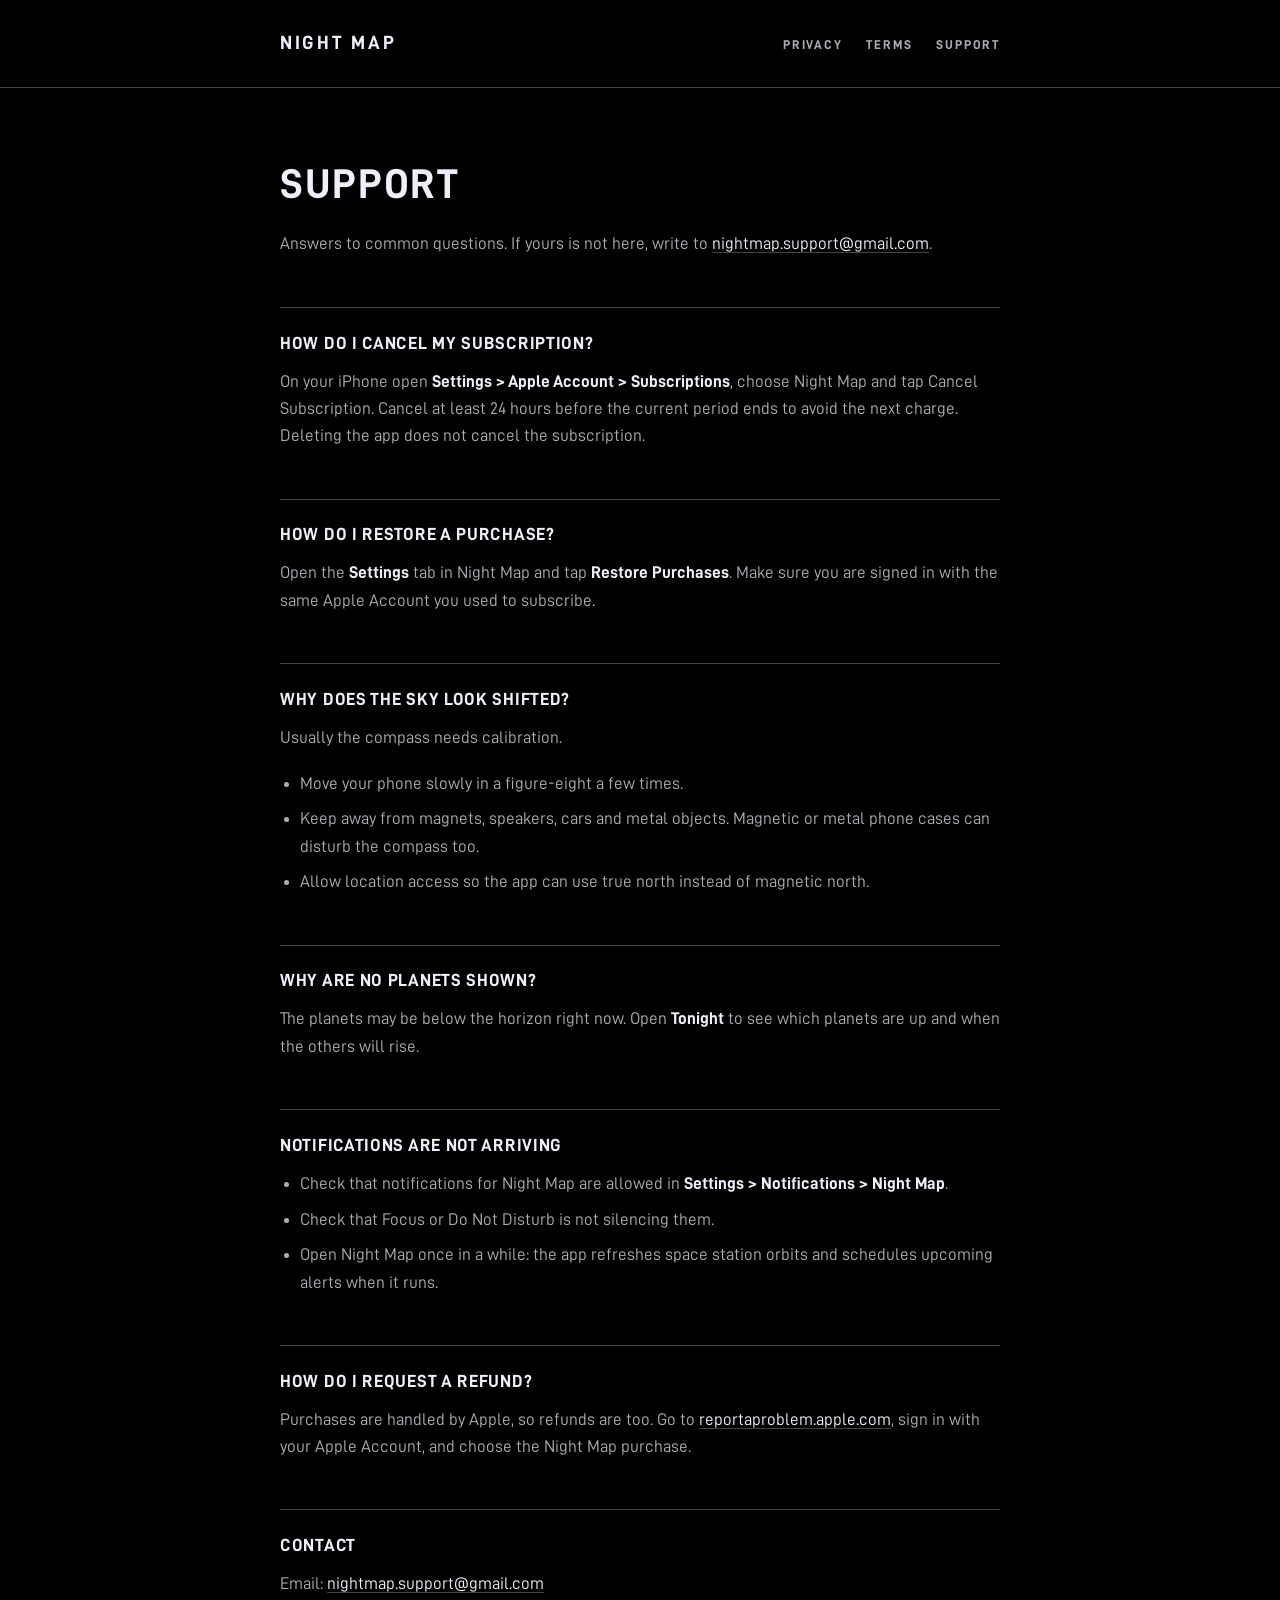
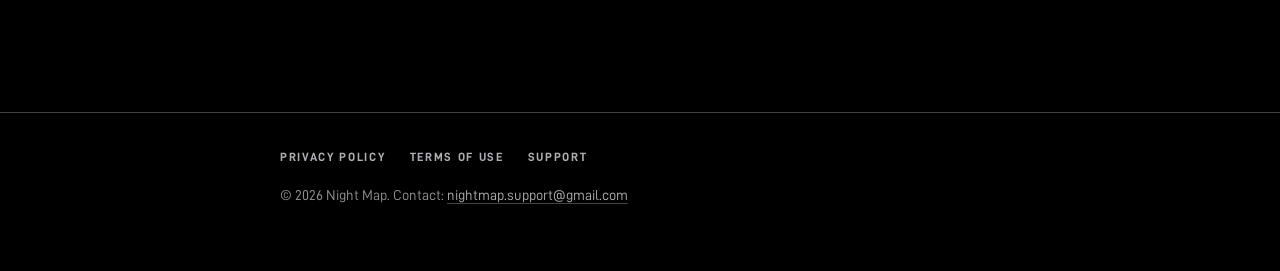
<file: index.html>
<!doctype html>
<html lang="en">
<head>
<meta charset="utf-8">
<title>Night Map</title>
<meta http-equiv="refresh" content="0; url=support.html">
<link rel="canonical" href="support.html">
<link rel="icon" href="favicon.ico" sizes="any">
</head>
<body>
<p><a href="support.html">Night Map Support</a></p>
</body>
</html>
</file>
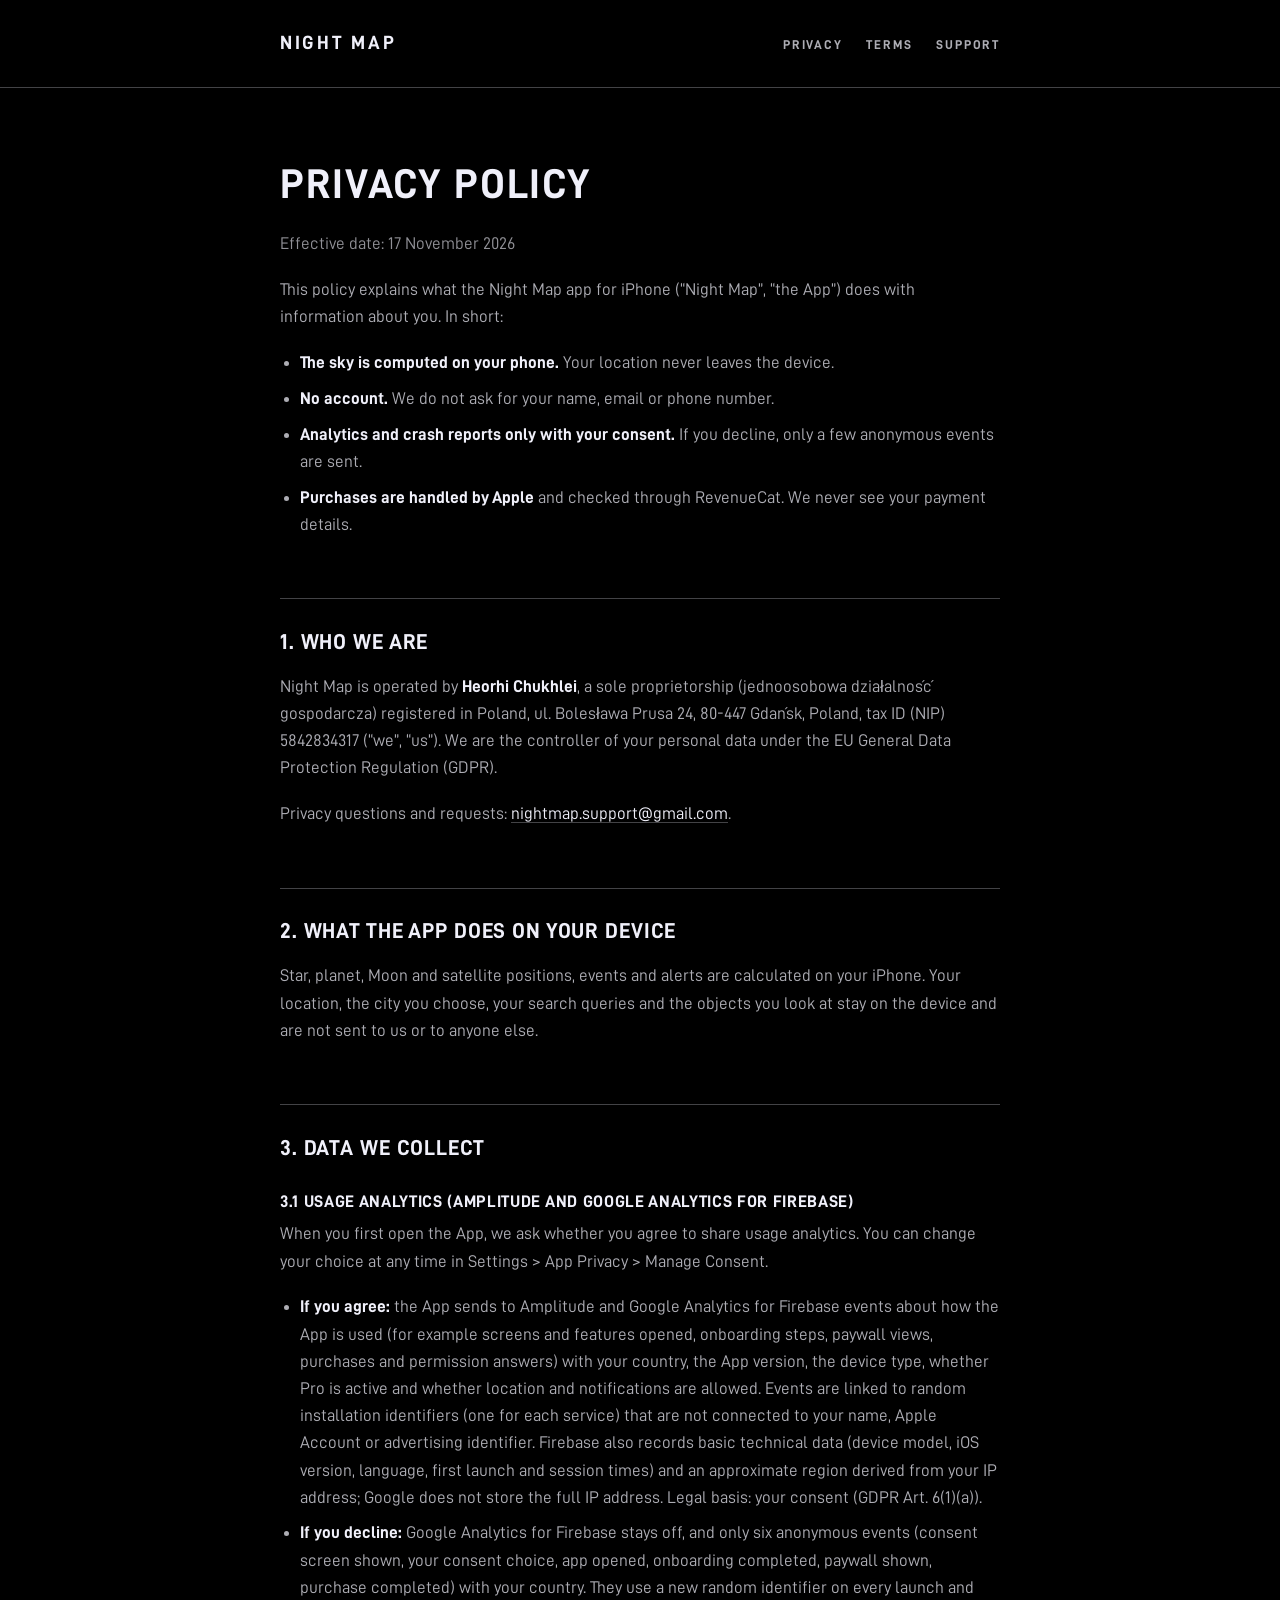
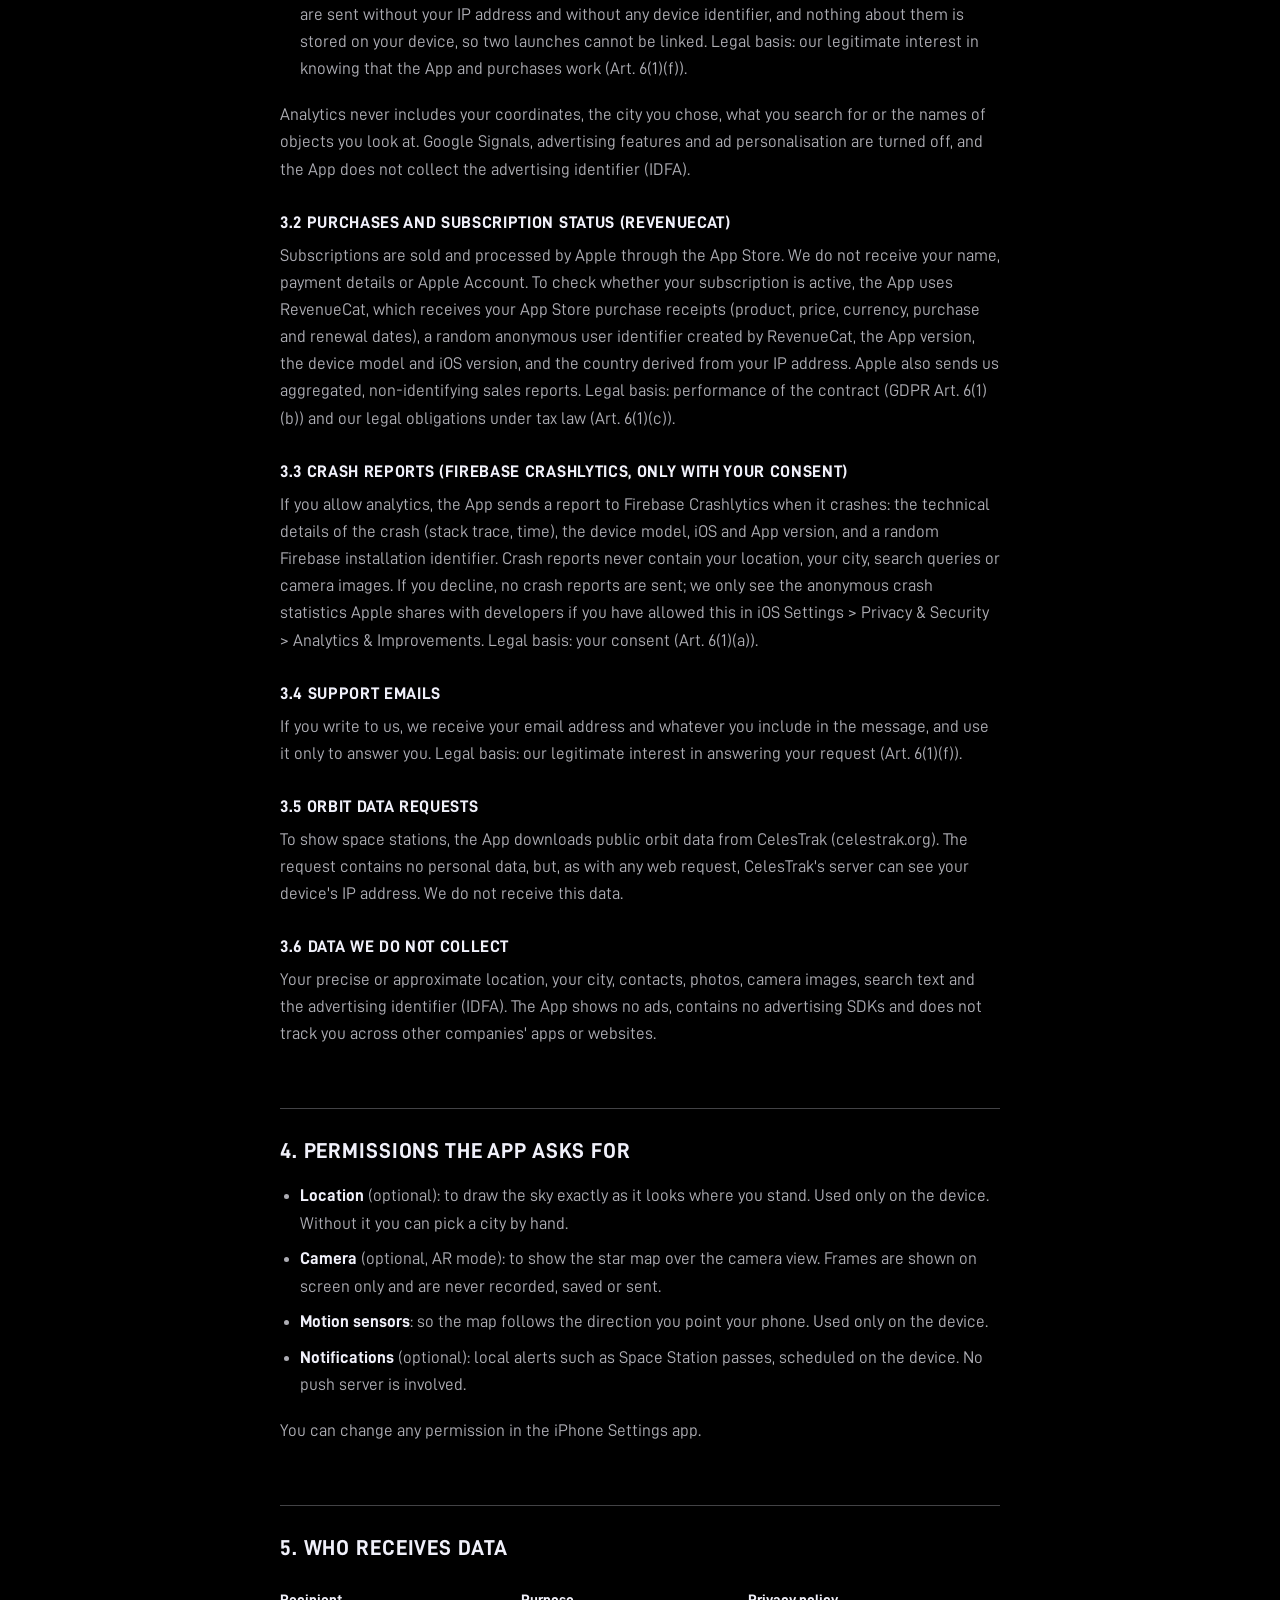
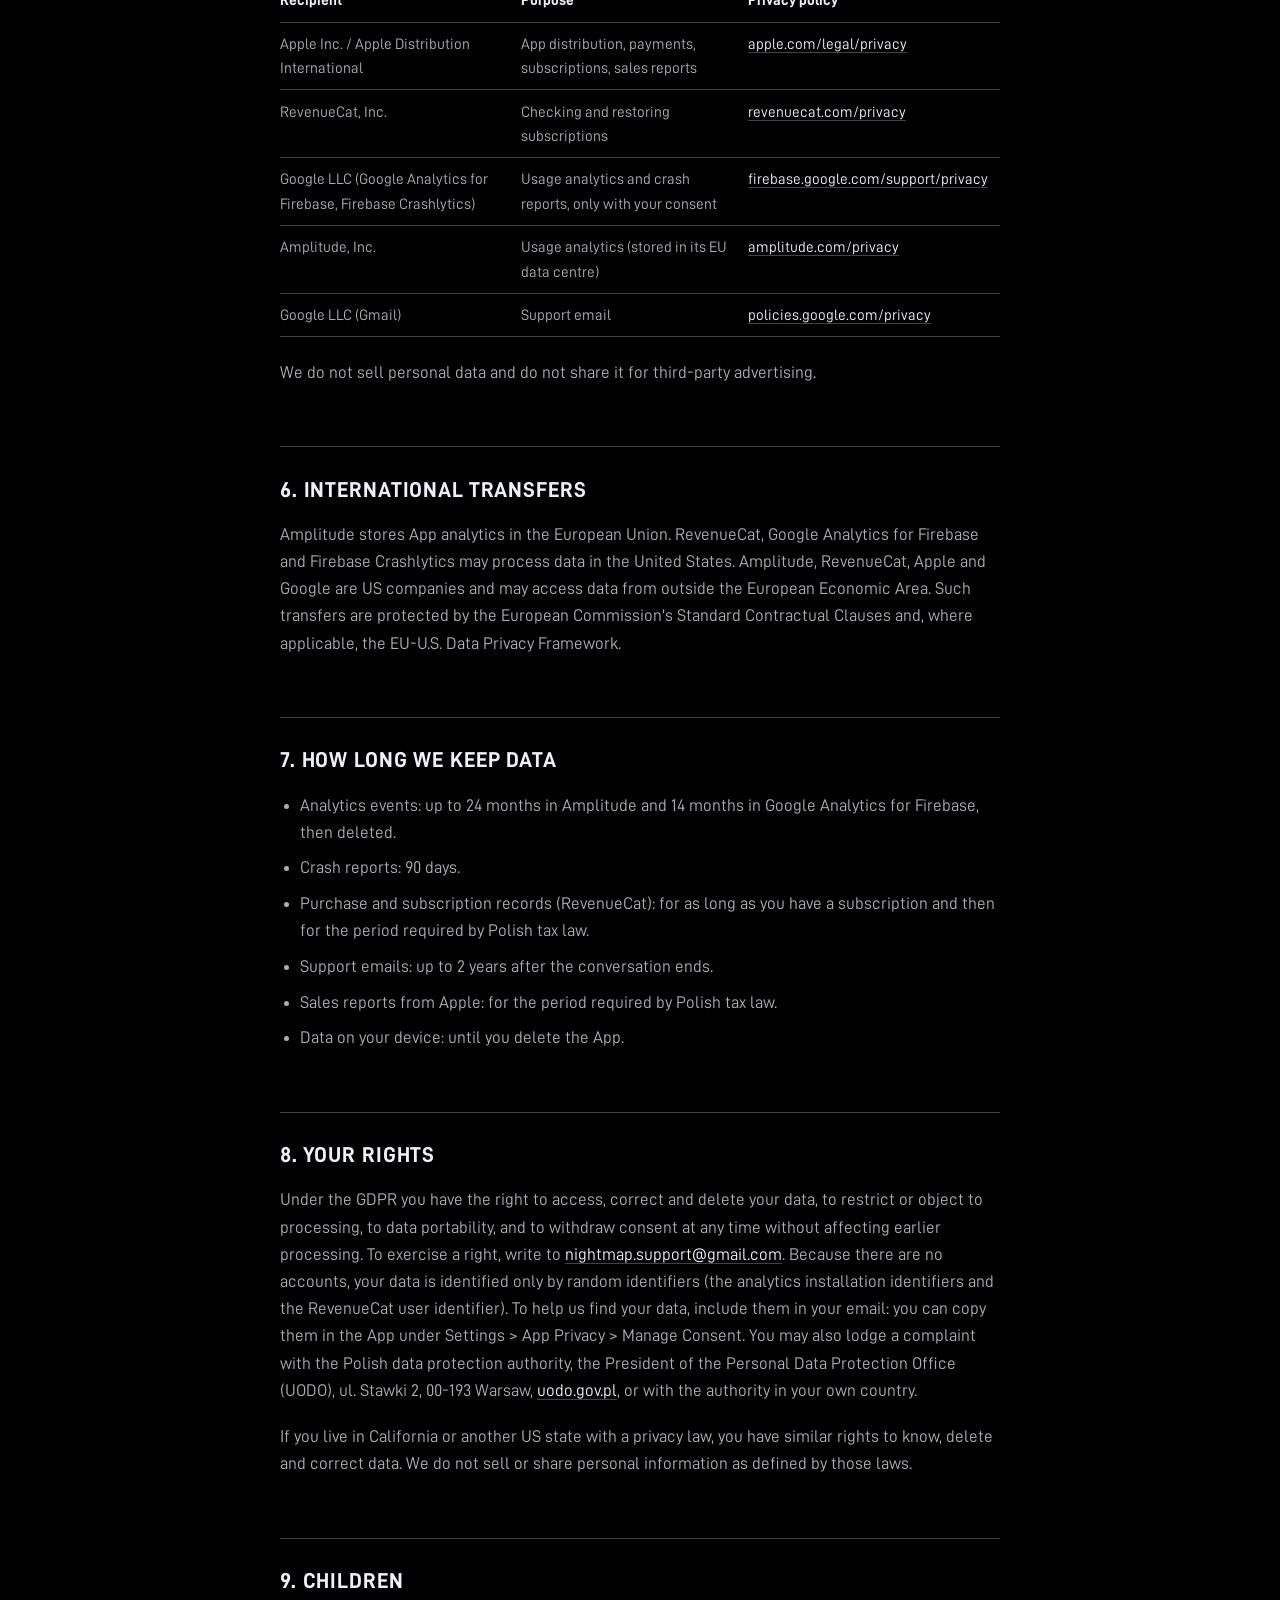
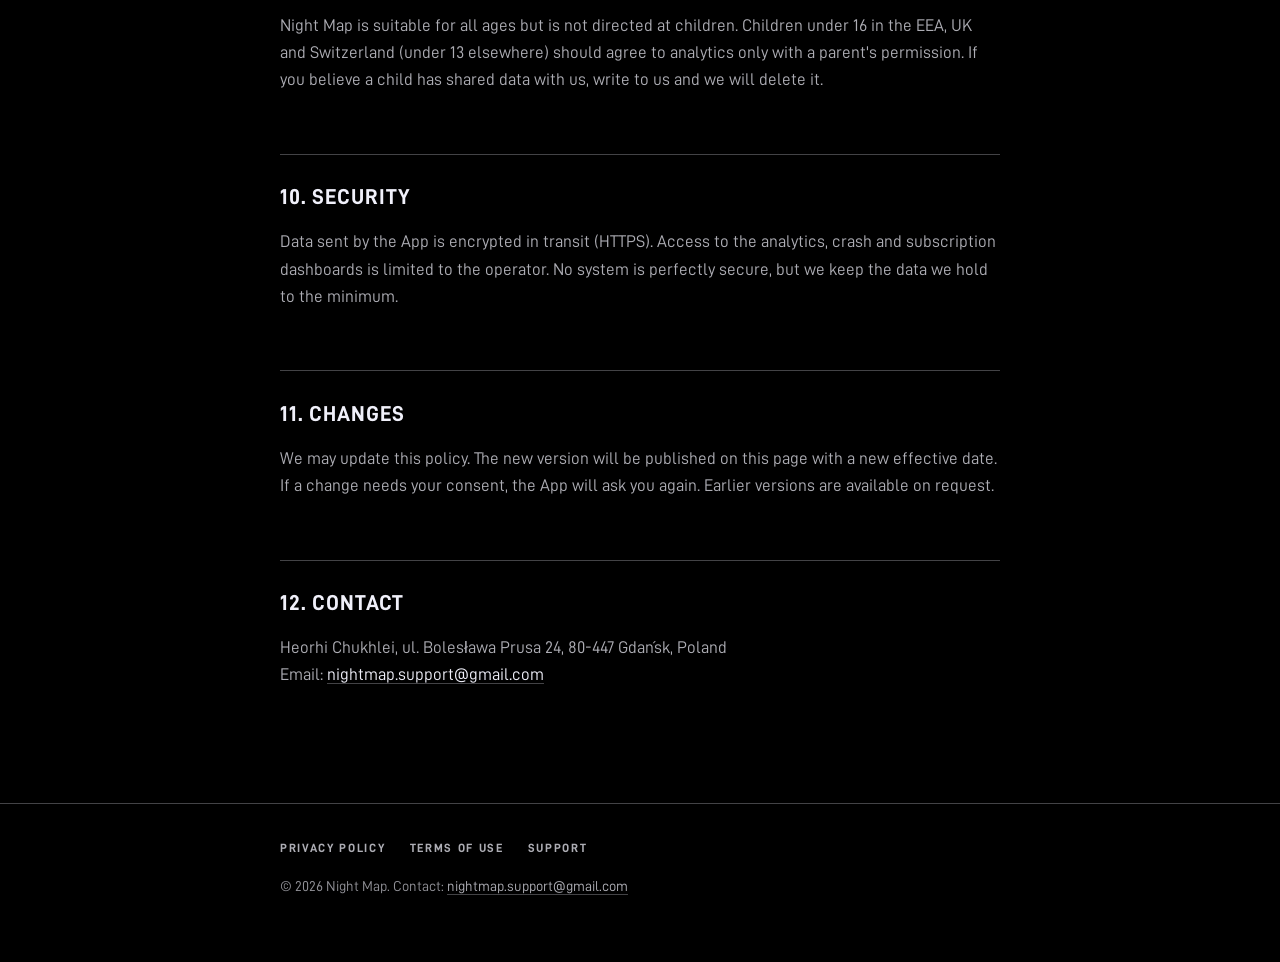
<file: privacy.html>
<!doctype html>
<html lang="en">
<head>
<meta charset="utf-8">
<meta name="viewport" content="width=device-width, initial-scale=1">
<title>Night Map — Privacy Policy</title>
<meta name="description" content="How Night Map handles your data: the sky is computed on your phone, analytics only with consent.">
<link rel="icon" href="favicon.ico" sizes="any">
<link rel="icon" type="image/png" sizes="32x32" href="favicon-32.png">
<link rel="apple-touch-icon" href="apple-touch-icon.png">
<link rel="stylesheet" href="style.css">
</head>
<body>
<header class="site">
  <div class="wrap">
    <a class="brand" href="support.html">Night Map</a>
    <nav><a href="privacy.html">Privacy</a><a href="terms.html">Terms</a><a href="support.html">Support</a></nav>
  </div>
</header>
<main>
<div class="wrap">
<h1>Privacy Policy</h1>
<p class="muted">Effective date: 17 November 2026</p>

<p>This policy explains what the Night Map app for iPhone (&ldquo;Night Map&rdquo;, &ldquo;the App&rdquo;) does with information about you. In short:</p>
<ul>
  <li><strong>The sky is computed on your phone.</strong> Your location never leaves the device.</li>
  <li><strong>No account.</strong> We do not ask for your name, email or phone number.</li>
  <li><strong>Analytics and crash reports only with your consent.</strong> If you decline, only a few anonymous events are sent.</li>
  <li><strong>Purchases are handled by Apple</strong> and checked through RevenueCat. We never see your payment details.</li>
</ul>

<h2>1. Who we are</h2>
<p>Night Map is operated by <strong>Heorhi Chukhlei</strong>, a sole proprietorship (jednoosobowa działalność gospodarcza) registered in Poland, ul. Bolesława Prusa 24, 80-447 Gdańsk, Poland, tax ID (NIP) 5842834317 (&ldquo;we&rdquo;, &ldquo;us&rdquo;). We are the controller of your personal data under the EU General Data Protection Regulation (GDPR).</p>
<p>Privacy questions and requests: <a href="mailto:nightmap.support@gmail.com">nightmap.support@gmail.com</a>.</p>

<h2>2. What the App does on your device</h2>
<p>Star, planet, Moon and satellite positions, events and alerts are calculated on your iPhone. Your location, the city you choose, your search queries and the objects you look at stay on the device and are not sent to us or to anyone else.</p>

<h2>3. Data we collect</h2>
<h3>3.1 Usage analytics (Amplitude and Google Analytics for Firebase)</h3>
<p>When you first open the App, we ask whether you agree to share usage analytics. You can change your choice at any time in Settings &gt; App Privacy &gt; Manage Consent.</p>
<ul>
  <li><strong>If you agree:</strong> the App sends to Amplitude and Google Analytics for Firebase events about how the App is used (for example screens and features opened, onboarding steps, paywall views, purchases and permission answers) with your country, the App version, the device type, whether Pro is active and whether location and notifications are allowed. Events are linked to random installation identifiers (one for each service) that are not connected to your name, Apple Account or advertising identifier. Firebase also records basic technical data (device model, iOS version, language, first launch and session times) and an approximate region derived from your IP address; Google does not store the full IP address. Legal basis: your consent (GDPR Art. 6(1)(a)).</li>
  <li><strong>If you decline:</strong> Google Analytics for Firebase stays off, and only six anonymous events (consent screen shown, your consent choice, app opened, onboarding completed, paywall shown, purchase completed) with your country. They use a new random identifier on every launch and are sent without your IP address and without any device identifier, and nothing about them is stored on your device, so two launches cannot be linked. Legal basis: our legitimate interest in knowing that the App and purchases work (Art. 6(1)(f)).</li>
</ul>
<p>Analytics never includes your coordinates, the city you chose, what you search for or the names of objects you look at. Google Signals, advertising features and ad personalisation are turned off, and the App does not collect the advertising identifier (IDFA).</p>
<h3>3.2 Purchases and subscription status (RevenueCat)</h3>
<p>Subscriptions are sold and processed by Apple through the App Store. We do not receive your name, payment details or Apple Account. To check whether your subscription is active, the App uses RevenueCat, which receives your App Store purchase receipts (product, price, currency, purchase and renewal dates), a random anonymous user identifier created by RevenueCat, the App version, the device model and iOS version, and the country derived from your IP address. Apple also sends us aggregated, non-identifying sales reports. Legal basis: performance of the contract (GDPR Art. 6(1)(b)) and our legal obligations under tax law (Art. 6(1)(c)).</p>
<h3>3.3 Crash reports (Firebase Crashlytics, only with your consent)</h3>
<p>If you allow analytics, the App sends a report to Firebase Crashlytics when it crashes: the technical details of the crash (stack trace, time), the device model, iOS and App version, and a random Firebase installation identifier. Crash reports never contain your location, your city, search queries or camera images. If you decline, no crash reports are sent; we only see the anonymous crash statistics Apple shares with developers if you have allowed this in iOS Settings &gt; Privacy &amp; Security &gt; Analytics &amp; Improvements. Legal basis: your consent (Art. 6(1)(a)).</p>
<h3>3.4 Support emails</h3>
<p>If you write to us, we receive your email address and whatever you include in the message, and use it only to answer you. Legal basis: our legitimate interest in answering your request (Art. 6(1)(f)).</p>
<h3>3.5 Orbit data requests</h3>
<p>To show space stations, the App downloads public orbit data from CelesTrak (celestrak.org). The request contains no personal data, but, as with any web request, CelesTrak's server can see your device's IP address. We do not receive this data.</p>
<h3>3.6 Data we do not collect</h3>
<p>Your precise or approximate location, your city, contacts, photos, camera images, search text and the advertising identifier (IDFA). The App shows no ads, contains no advertising SDKs and does not track you across other companies' apps or websites.</p>

<h2>4. Permissions the App asks for</h2>
<ul>
  <li><strong>Location</strong> (optional): to draw the sky exactly as it looks where you stand. Used only on the device. Without it you can pick a city by hand.</li>
  <li><strong>Camera</strong> (optional, AR mode): to show the star map over the camera view. Frames are shown on screen only and are never recorded, saved or sent.</li>
  <li><strong>Motion sensors</strong>: so the map follows the direction you point your phone. Used only on the device.</li>
  <li><strong>Notifications</strong> (optional): local alerts such as Space Station passes, scheduled on the device. No push server is involved.</li>
</ul>
<p>You can change any permission in the iPhone Settings app.</p>

<h2>5. Who receives data</h2>
<table>
  <tr><th>Recipient</th><th>Purpose</th><th>Privacy policy</th></tr>
  <tr><td>Apple Inc. / Apple Distribution International</td><td>App distribution, payments, subscriptions, sales reports</td><td><a href="https://www.apple.com/legal/privacy/">apple.com/legal/privacy</a></td></tr>
  <tr><td>RevenueCat, Inc.</td><td>Checking and restoring subscriptions</td><td><a href="https://www.revenuecat.com/privacy">revenuecat.com/privacy</a></td></tr>
  <tr><td>Google LLC (Google Analytics for Firebase, Firebase Crashlytics)</td><td>Usage analytics and crash reports, only with your consent</td><td><a href="https://firebase.google.com/support/privacy">firebase.google.com/support/privacy</a></td></tr>
  <tr><td>Amplitude, Inc.</td><td>Usage analytics (stored in its EU data centre)</td><td><a href="https://amplitude.com/privacy">amplitude.com/privacy</a></td></tr>
  <tr><td>Google LLC (Gmail)</td><td>Support email</td><td><a href="https://policies.google.com/privacy">policies.google.com/privacy</a></td></tr>
</table>
<p>We do not sell personal data and do not share it for third-party advertising.</p>

<h2>6. International transfers</h2>
<p>Amplitude stores App analytics in the European Union. RevenueCat, Google Analytics for Firebase and Firebase Crashlytics may process data in the United States. Amplitude, RevenueCat, Apple and Google are US companies and may access data from outside the European Economic Area. Such transfers are protected by the European Commission's Standard Contractual Clauses and, where applicable, the EU-U.S. Data Privacy Framework.</p>

<h2>7. How long we keep data</h2>
<ul>
  <li>Analytics events: up to 24 months in Amplitude and 14 months in Google Analytics for Firebase, then deleted.</li>
  <li>Crash reports: 90 days.</li>
  <li>Purchase and subscription records (RevenueCat): for as long as you have a subscription and then for the period required by Polish tax law.</li>
  <li>Support emails: up to 2 years after the conversation ends.</li>
  <li>Sales reports from Apple: for the period required by Polish tax law.</li>
  <li>Data on your device: until you delete the App.</li>
</ul>

<h2>8. Your rights</h2>
<p>Under the GDPR you have the right to access, correct and delete your data, to restrict or object to processing, to data portability, and to withdraw consent at any time without affecting earlier processing. To exercise a right, write to <a href="mailto:nightmap.support@gmail.com">nightmap.support@gmail.com</a>. Because there are no accounts, your data is identified only by random identifiers (the analytics installation identifiers and the RevenueCat user identifier). To help us find your data, include them in your email: you can copy them in the App under Settings &gt; App Privacy &gt; Manage Consent. You may also lodge a complaint with the Polish data protection authority, the President of the Personal Data Protection Office (UODO), ul. Stawki 2, 00-193 Warsaw, <a href="https://uodo.gov.pl">uodo.gov.pl</a>, or with the authority in your own country.</p>
<p>If you live in California or another US state with a privacy law, you have similar rights to know, delete and correct data. We do not sell or share personal information as defined by those laws.</p>

<h2>9. Children</h2>
<p>Night Map is suitable for all ages but is not directed at children. Children under 16 in the EEA, UK and Switzerland (under 13 elsewhere) should agree to analytics only with a parent's permission. If you believe a child has shared data with us, write to us and we will delete it.</p>

<h2>10. Security</h2>
<p>Data sent by the App is encrypted in transit (HTTPS). Access to the analytics, crash and subscription dashboards is limited to the operator. No system is perfectly secure, but we keep the data we hold to the minimum.</p>

<h2>11. Changes</h2>
<p>We may update this policy. The new version will be published on this page with a new effective date. If a change needs your consent, the App will ask you again. Earlier versions are available on request.</p>

<h2>12. Contact</h2>
<p>Heorhi Chukhlei, ul. Bolesława Prusa 24, 80-447 Gdańsk, Poland<br>
Email: <a href="mailto:nightmap.support@gmail.com">nightmap.support@gmail.com</a></p>
</div>
</main>
<footer class="site">
  <div class="wrap">
    <p><a href="privacy.html">Privacy Policy</a><a href="terms.html">Terms of Use</a><a href="support.html">Support</a></p>
    <p>&copy; 2026 Night Map. Contact: <a href="mailto:nightmap.support@gmail.com">nightmap.support@gmail.com</a></p>
  </div>
</footer>
</body>
</html>
</file>
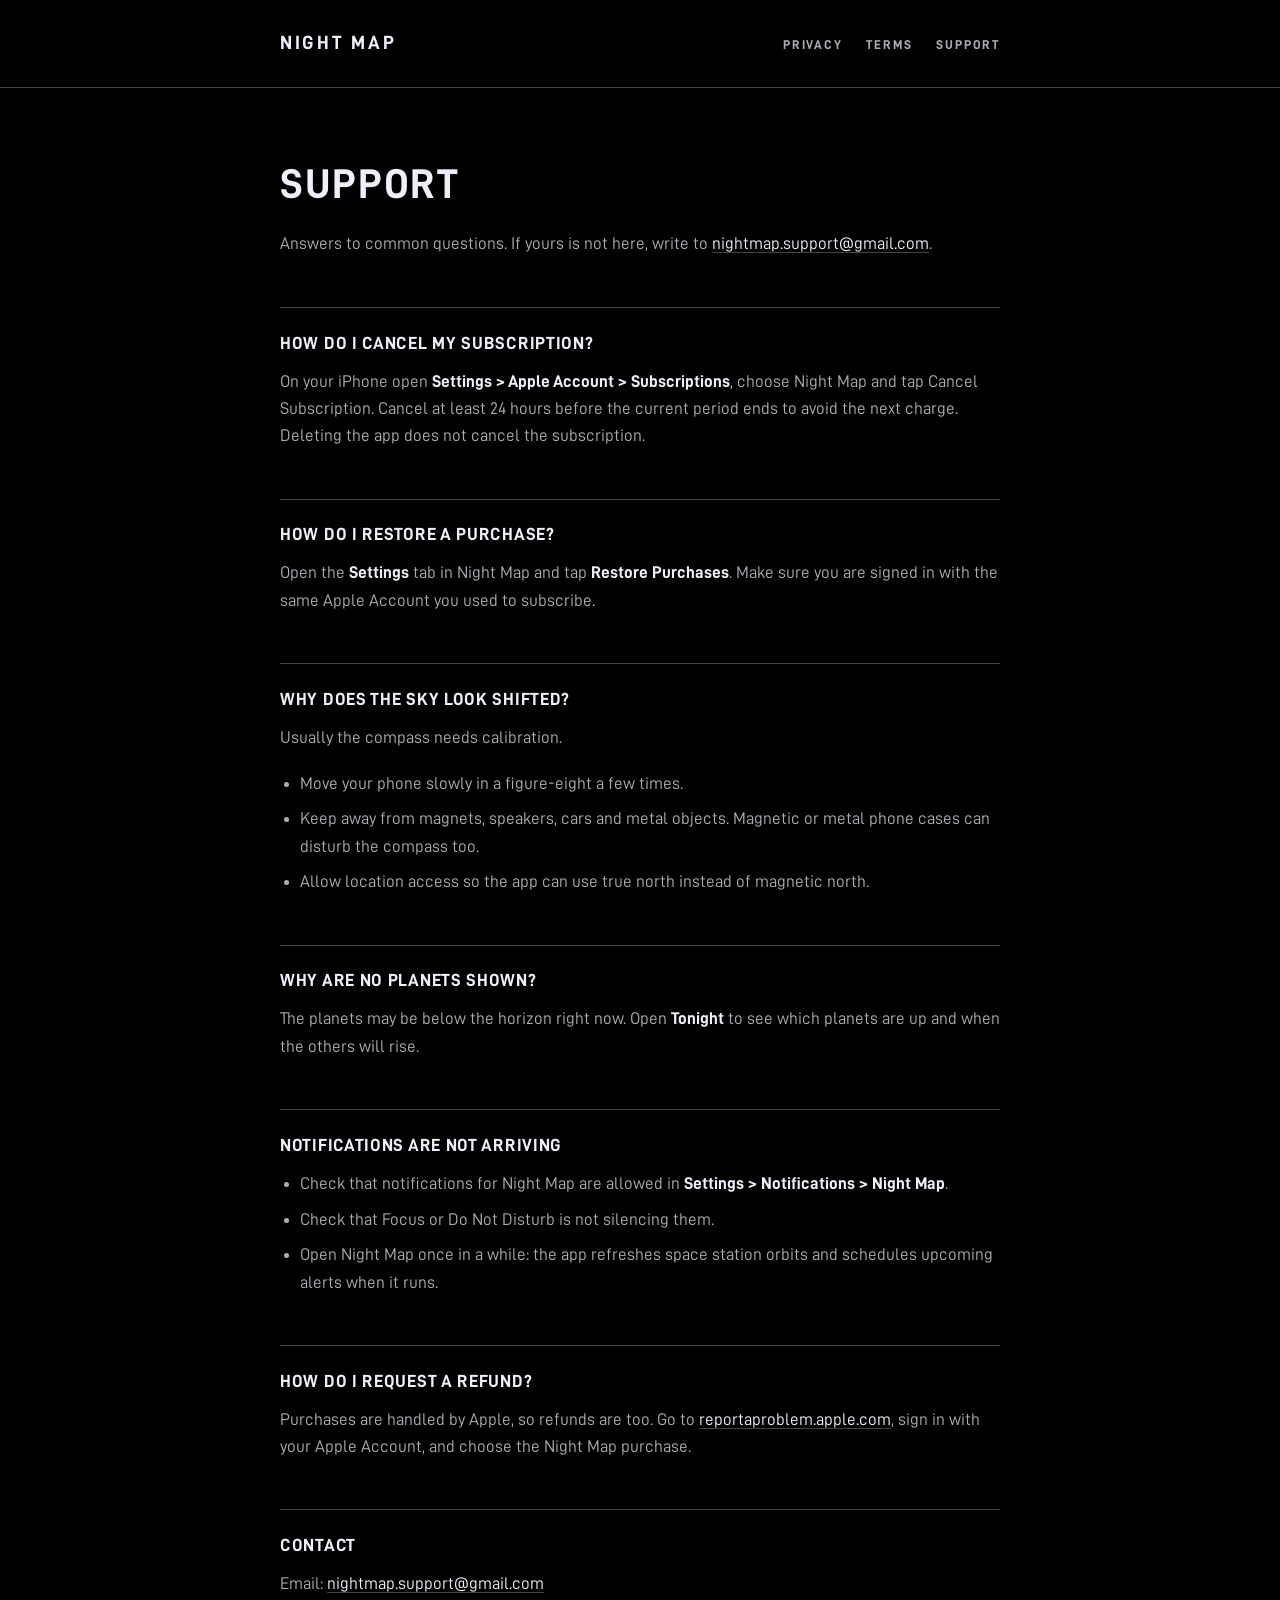
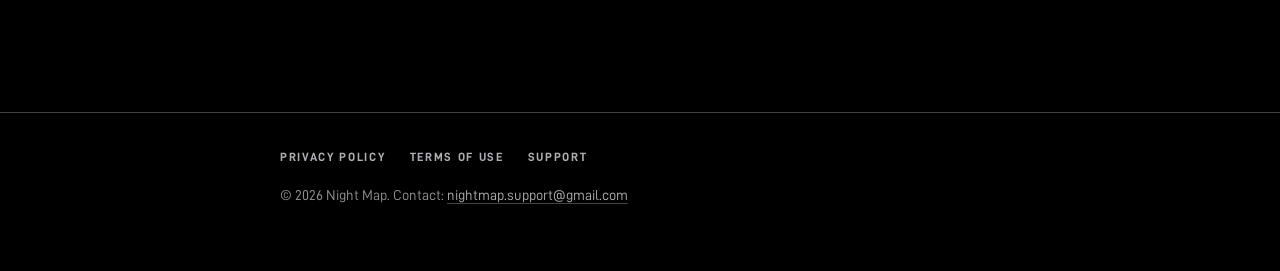
<file: support.html>
<!doctype html>
<html lang="en">
<head>
<meta charset="utf-8">
<meta name="viewport" content="width=device-width, initial-scale=1">
<title>Night Map — Support</title>
<meta name="description" content="Help with Night Map: subscriptions, compass calibration, planets and notifications.">
<link rel="icon" href="favicon.ico" sizes="any">
<link rel="icon" type="image/png" sizes="32x32" href="favicon-32.png">
<link rel="apple-touch-icon" href="apple-touch-icon.png">
<link rel="stylesheet" href="style.css">
</head>
<body>
<header class="site">
  <div class="wrap">
    <a class="brand" href="support.html">Night Map</a>
    <nav><a href="privacy.html">Privacy</a><a href="terms.html">Terms</a><a href="support.html">Support</a></nav>
  </div>
</header>
<main>
<div class="wrap">
<h1>Support</h1>
<p>Answers to common questions. If yours is not here, write to <a href="mailto:nightmap.support@gmail.com">nightmap.support@gmail.com</a>.</p>

<div class="faq">
<h2>How do I cancel my subscription?</h2>
<p>On your iPhone open <strong>Settings &gt; Apple Account &gt; Subscriptions</strong>, choose Night Map and tap Cancel Subscription. Cancel at least 24 hours before the current period ends to avoid the next charge. Deleting the app does not cancel the subscription.</p>

<h2>How do I restore a purchase?</h2>
<p>Open the <strong>Settings</strong> tab in Night Map and tap <strong>Restore Purchases</strong>. Make sure you are signed in with the same Apple Account you used to subscribe.</p>

<h2>Why does the sky look shifted?</h2>
<p>Usually the compass needs calibration.</p>
<ul>
  <li>Move your phone slowly in a figure-eight a few times.</li>
  <li>Keep away from magnets, speakers, cars and metal objects. Magnetic or metal phone cases can disturb the compass too.</li>
  <li>Allow location access so the app can use true north instead of magnetic north.</li>
</ul>

<h2>Why are no planets shown?</h2>
<p>The planets may be below the horizon right now. Open <strong>Tonight</strong> to see which planets are up and when the others will rise.</p>

<h2>Notifications are not arriving</h2>
<ul>
  <li>Check that notifications for Night Map are allowed in <strong>Settings &gt; Notifications &gt; Night Map</strong>.</li>
  <li>Check that Focus or Do Not Disturb is not silencing them.</li>
  <li>Open Night Map once in a while: the app refreshes space station orbits and schedules upcoming alerts when it runs.</li>
</ul>

<h2>How do I request a refund?</h2>
<p>Purchases are handled by Apple, so refunds are too. Go to <a href="https://reportaproblem.apple.com">reportaproblem.apple.com</a>, sign in with your Apple Account, and choose the Night Map purchase.</p>

<h2>Contact</h2>
<p>Email: <a href="mailto:nightmap.support@gmail.com">nightmap.support@gmail.com</a></p>
</div>
</div>
</main>
<footer class="site">
  <div class="wrap">
    <p><a href="privacy.html">Privacy Policy</a><a href="terms.html">Terms of Use</a><a href="support.html">Support</a></p>
    <p>&copy; 2026 Night Map. Contact: <a href="mailto:nightmap.support@gmail.com">nightmap.support@gmail.com</a></p>
  </div>
</footer>
</body>
</html>
</file>
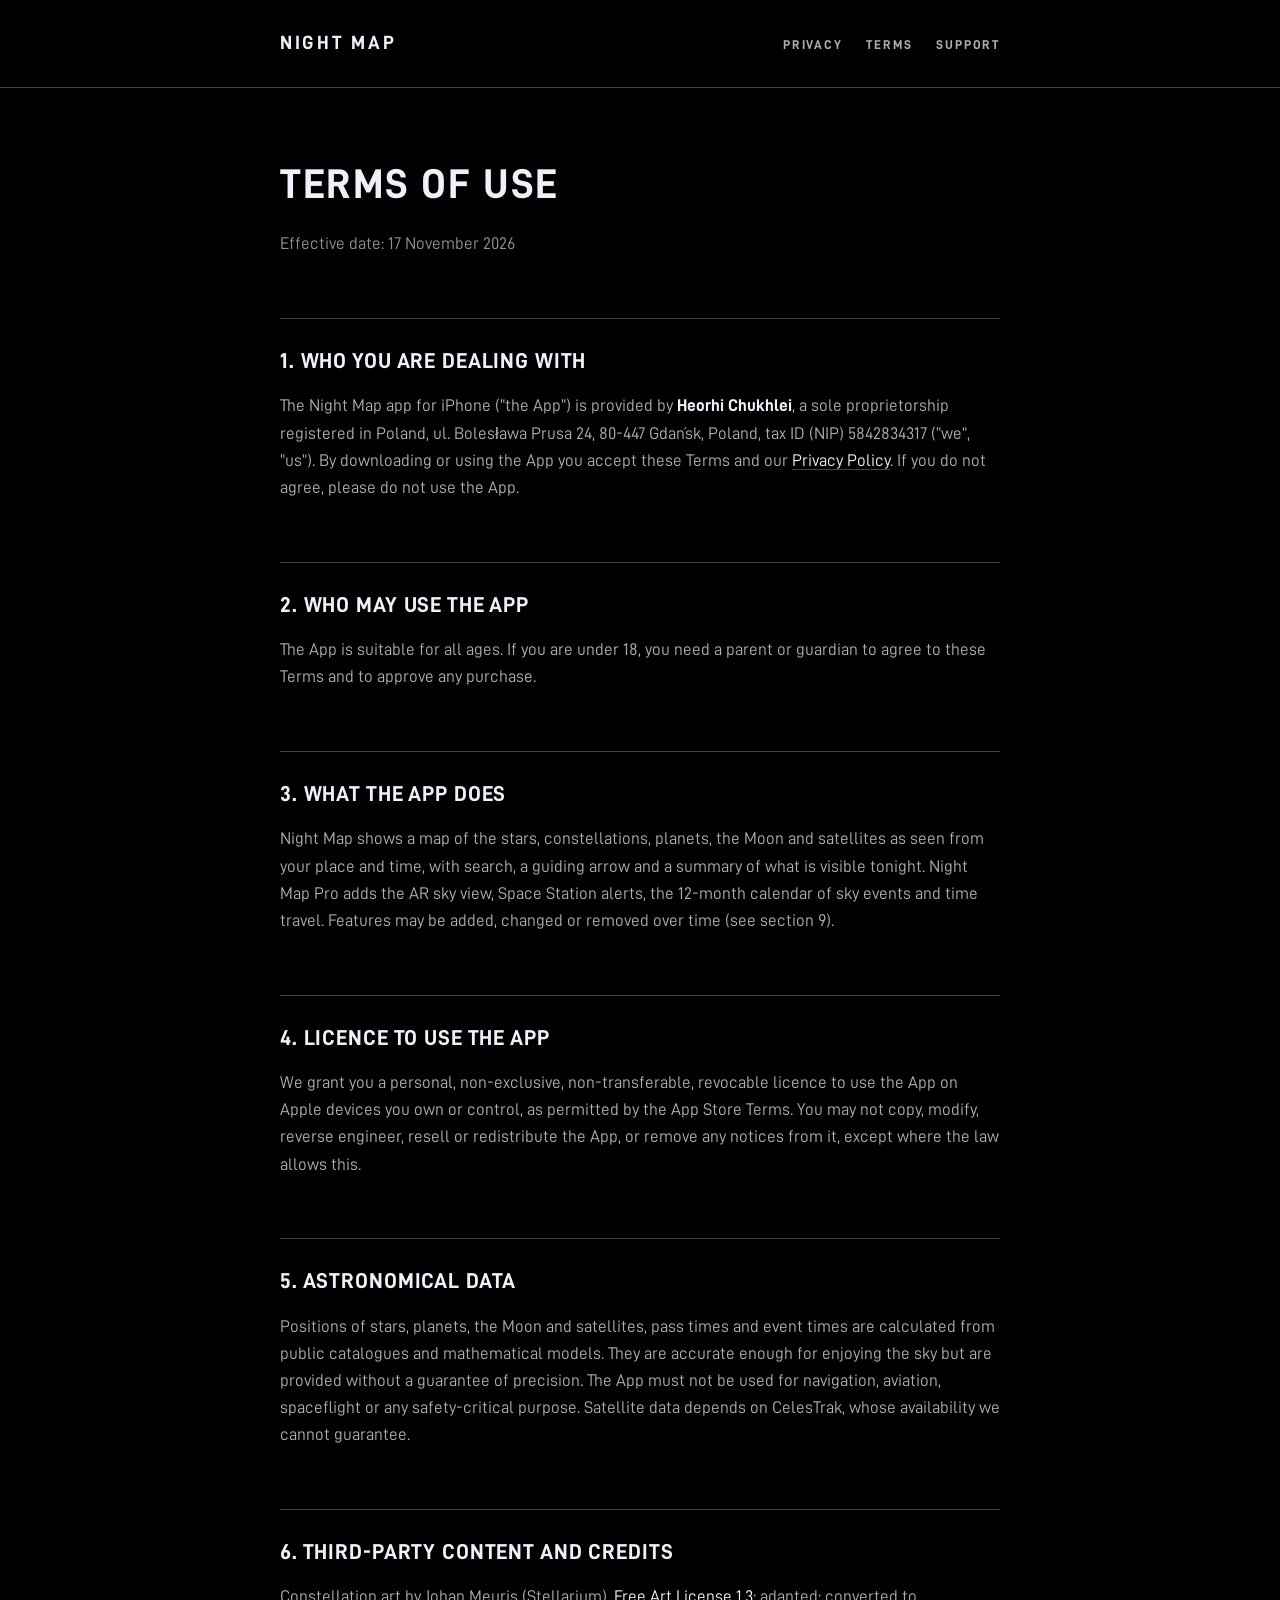
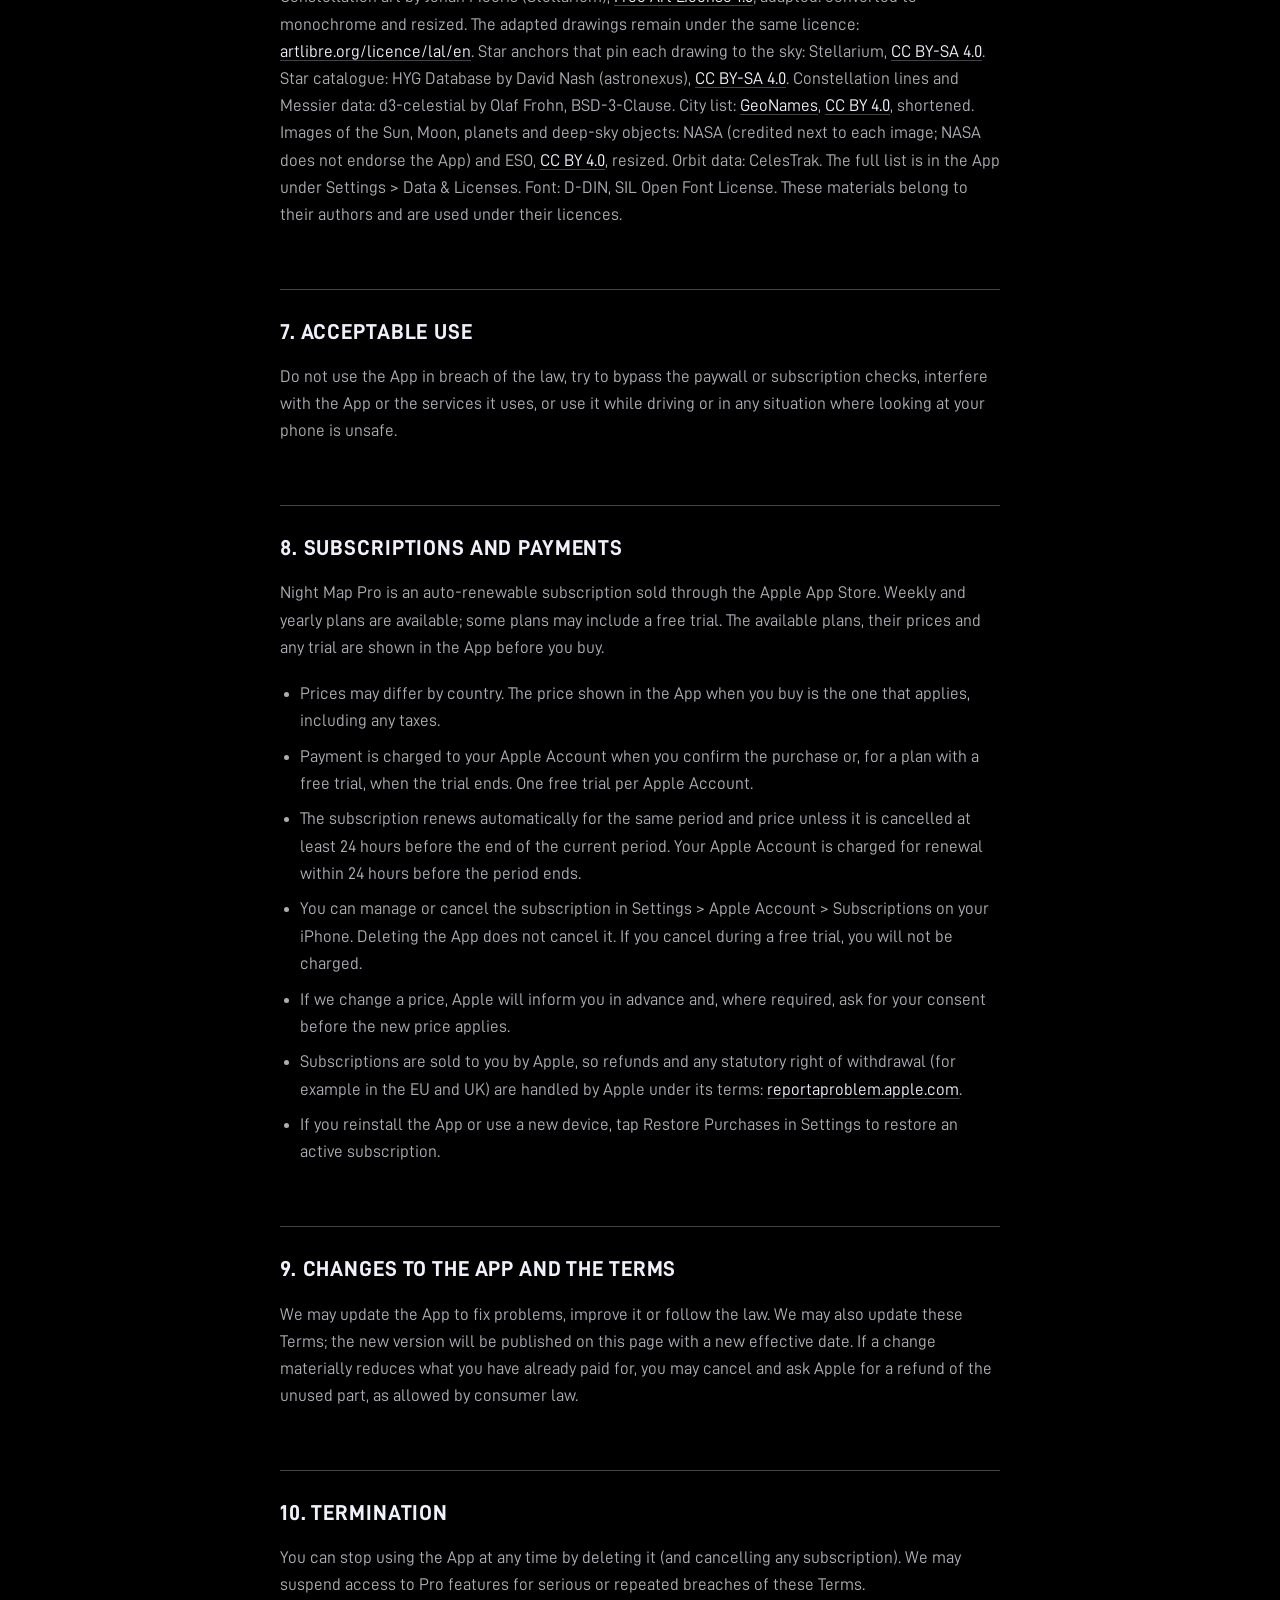
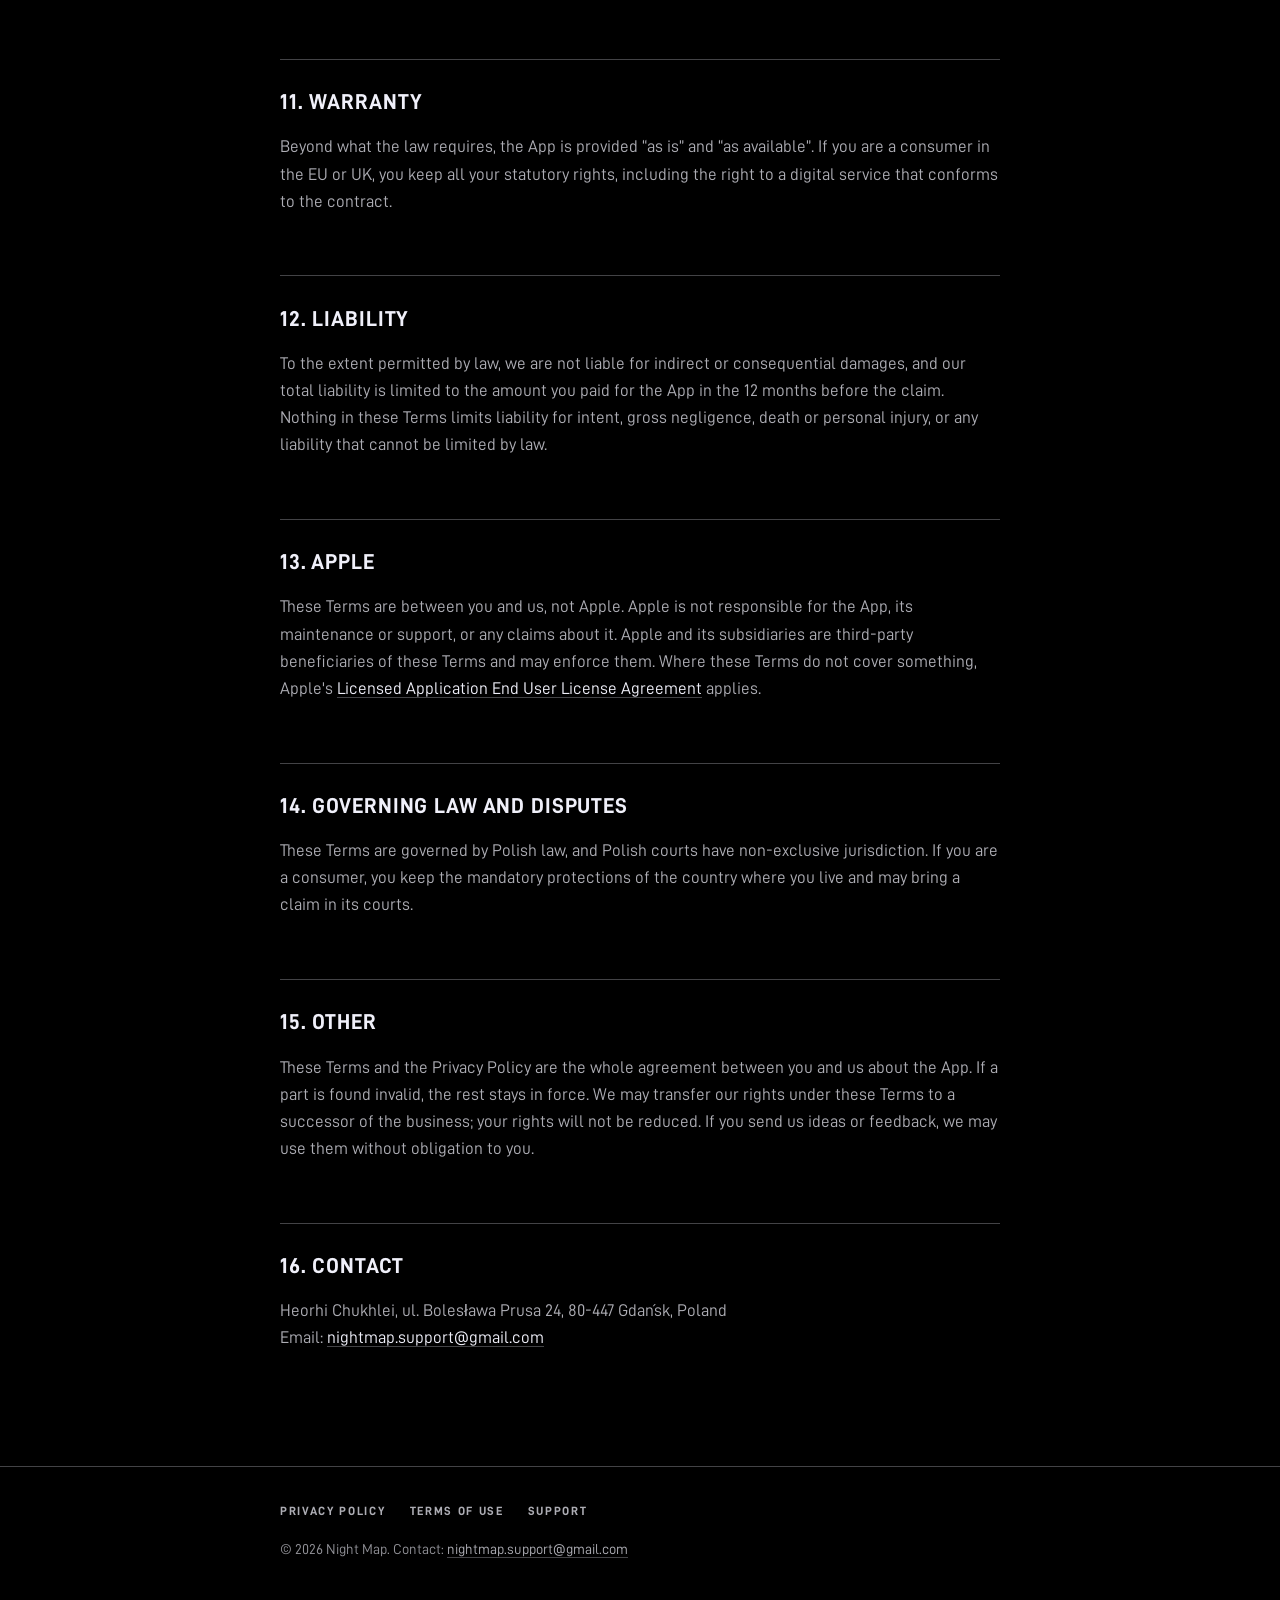
<file: terms.html>
<!doctype html>
<html lang="en">
<head>
<meta charset="utf-8">
<meta name="viewport" content="width=device-width, initial-scale=1">
<title>Night Map — Terms of Use</title>
<meta name="description" content="Terms of use for the Night Map app, including Night Map Pro subscriptions.">
<link rel="icon" href="favicon.ico" sizes="any">
<link rel="icon" type="image/png" sizes="32x32" href="favicon-32.png">
<link rel="apple-touch-icon" href="apple-touch-icon.png">
<link rel="stylesheet" href="style.css">
</head>
<body>
<header class="site">
  <div class="wrap">
    <a class="brand" href="support.html">Night Map</a>
    <nav><a href="privacy.html">Privacy</a><a href="terms.html">Terms</a><a href="support.html">Support</a></nav>
  </div>
</header>
<main>
<div class="wrap">
<h1>Terms of Use</h1>
<p class="muted">Effective date: 17 November 2026</p>

<h2>1. Who you are dealing with</h2>
<p>The Night Map app for iPhone (&ldquo;the App&rdquo;) is provided by <strong>Heorhi Chukhlei</strong>, a sole proprietorship registered in Poland, ul. Bolesława Prusa 24, 80-447 Gdańsk, Poland, tax ID (NIP) 5842834317 (&ldquo;we&rdquo;, &ldquo;us&rdquo;). By downloading or using the App you accept these Terms and our <a href="privacy.html">Privacy Policy</a>. If you do not agree, please do not use the App.</p>

<h2>2. Who may use the App</h2>
<p>The App is suitable for all ages. If you are under 18, you need a parent or guardian to agree to these Terms and to approve any purchase.</p>

<h2>3. What the App does</h2>
<p>Night Map shows a map of the stars, constellations, planets, the Moon and satellites as seen from your place and time, with search, a guiding arrow and a summary of what is visible tonight. Night Map Pro adds the AR sky view, Space Station alerts, the 12-month calendar of sky events and time travel. Features may be added, changed or removed over time (see section 9).</p>

<h2>4. Licence to use the App</h2>
<p>We grant you a personal, non-exclusive, non-transferable, revocable licence to use the App on Apple devices you own or control, as permitted by the App Store Terms. You may not copy, modify, reverse engineer, resell or redistribute the App, or remove any notices from it, except where the law allows this.</p>

<h2>5. Astronomical data</h2>
<p>Positions of stars, planets, the Moon and satellites, pass times and event times are calculated from public catalogues and mathematical models. They are accurate enough for enjoying the sky but are provided without a guarantee of precision. The App must not be used for navigation, aviation, spaceflight or any safety-critical purpose. Satellite data depends on CelesTrak, whose availability we cannot guarantee.</p>

<h2>6. Third-party content and credits</h2>
<p>Constellation art by Johan Meuris (Stellarium), <a href="https://artlibre.org/licence/lal/en/">Free Art License 1.3</a>; adapted: converted to monochrome and resized. The adapted drawings remain under the same licence: <a href="https://artlibre.org/licence/lal/en/">artlibre.org/licence/lal/en</a>. Star anchors that pin each drawing to the sky: Stellarium, <a href="https://creativecommons.org/licenses/by-sa/4.0/">CC BY-SA 4.0</a>. Star catalogue: HYG Database by David Nash (astronexus), <a href="https://creativecommons.org/licenses/by-sa/4.0/">CC BY-SA 4.0</a>. Constellation lines and Messier data: d3-celestial by Olaf Frohn, BSD-3-Clause. City list: <a href="https://www.geonames.org">GeoNames</a>, <a href="https://creativecommons.org/licenses/by/4.0/">CC BY 4.0</a>, shortened. Images of the Sun, Moon, planets and deep-sky objects: NASA (credited next to each image; NASA does not endorse the App) and ESO, <a href="https://creativecommons.org/licenses/by/4.0/">CC BY 4.0</a>, resized. Orbit data: CelesTrak. The full list is in the App under Settings &gt; Data &amp; Licenses. Font: D-DIN, SIL Open Font License. These materials belong to their authors and are used under their licences.</p>

<h2>7. Acceptable use</h2>
<p>Do not use the App in breach of the law, try to bypass the paywall or subscription checks, interfere with the App or the services it uses, or use it while driving or in any situation where looking at your phone is unsafe.</p>

<h2>8. Subscriptions and payments</h2>
<p>Night Map Pro is an auto-renewable subscription sold through the Apple App Store. Weekly and yearly plans are available; some plans may include a free trial. The available plans, their prices and any trial are shown in the App before you buy.</p>
<ul>
  <li>Prices may differ by country. The price shown in the App when you buy is the one that applies, including any taxes.</li>
  <li>Payment is charged to your Apple Account when you confirm the purchase or, for a plan with a free trial, when the trial ends. One free trial per Apple Account.</li>
  <li>The subscription renews automatically for the same period and price unless it is cancelled at least 24 hours before the end of the current period. Your Apple Account is charged for renewal within 24 hours before the period ends.</li>
  <li>You can manage or cancel the subscription in Settings &gt; Apple Account &gt; Subscriptions on your iPhone. Deleting the App does not cancel it. If you cancel during a free trial, you will not be charged.</li>
  <li>If we change a price, Apple will inform you in advance and, where required, ask for your consent before the new price applies.</li>
  <li>Subscriptions are sold to you by Apple, so refunds and any statutory right of withdrawal (for example in the EU and UK) are handled by Apple under its terms: <a href="https://reportaproblem.apple.com">reportaproblem.apple.com</a>.</li>
  <li>If you reinstall the App or use a new device, tap Restore Purchases in Settings to restore an active subscription.</li>
</ul>

<h2>9. Changes to the App and the Terms</h2>
<p>We may update the App to fix problems, improve it or follow the law. We may also update these Terms; the new version will be published on this page with a new effective date. If a change materially reduces what you have already paid for, you may cancel and ask Apple for a refund of the unused part, as allowed by consumer law.</p>

<h2>10. Termination</h2>
<p>You can stop using the App at any time by deleting it (and cancelling any subscription). We may suspend access to Pro features for serious or repeated breaches of these Terms.</p>

<h2>11. Warranty</h2>
<p>Beyond what the law requires, the App is provided &ldquo;as is&rdquo; and &ldquo;as available&rdquo;. If you are a consumer in the EU or UK, you keep all your statutory rights, including the right to a digital service that conforms to the contract.</p>

<h2>12. Liability</h2>
<p>To the extent permitted by law, we are not liable for indirect or consequential damages, and our total liability is limited to the amount you paid for the App in the 12 months before the claim. Nothing in these Terms limits liability for intent, gross negligence, death or personal injury, or any liability that cannot be limited by law.</p>

<h2>13. Apple</h2>
<p>These Terms are between you and us, not Apple. Apple is not responsible for the App, its maintenance or support, or any claims about it. Apple and its subsidiaries are third-party beneficiaries of these Terms and may enforce them. Where these Terms do not cover something, Apple's <a href="https://www.apple.com/legal/internet-services/itunes/dev/stdeula/">Licensed Application End User License Agreement</a> applies.</p>

<h2>14. Governing law and disputes</h2>
<p>These Terms are governed by Polish law, and Polish courts have non-exclusive jurisdiction. If you are a consumer, you keep the mandatory protections of the country where you live and may bring a claim in its courts.</p>

<h2>15. Other</h2>
<p>These Terms and the Privacy Policy are the whole agreement between you and us about the App. If a part is found invalid, the rest stays in force. We may transfer our rights under these Terms to a successor of the business; your rights will not be reduced. If you send us ideas or feedback, we may use them without obligation to you.</p>

<h2>16. Contact</h2>
<p>Heorhi Chukhlei, ul. Bolesława Prusa 24, 80-447 Gdańsk, Poland<br>
Email: <a href="mailto:nightmap.support@gmail.com">nightmap.support@gmail.com</a></p>
</div>
</main>
<footer class="site">
  <div class="wrap">
    <p><a href="privacy.html">Privacy Policy</a><a href="terms.html">Terms of Use</a><a href="support.html">Support</a></p>
    <p>&copy; 2026 Night Map. Contact: <a href="mailto:nightmap.support@gmail.com">nightmap.support@gmail.com</a></p>
  </div>
</footer>
</body>
</html>
</file>
<file: style.css>
@font-face {
  font-family: "D-DIN";
  src: url("D-DIN.otf") format("opentype");
  font-weight: 400;
  font-style: normal;
  font-display: swap;
}
@font-face {
  font-family: "D-DIN";
  src: url("D-DIN-Bold.otf") format("opentype");
  font-weight: 700;
  font-style: normal;
  font-display: swap;
}

:root {
  --bg: #000000;
  --ink: #F0F0FA;
  --text-2: rgba(240, 240, 250, 0.72);
  --text-3: rgba(240, 240, 250, 0.6);
  --line: rgba(240, 240, 250, 0.28);
  --faint: rgba(240, 240, 250, 0.25);
  color-scheme: dark;
}

* { box-sizing: border-box; }

html { background: var(--bg); }

body {
  margin: 0;
  min-height: 100vh;
  background: var(--bg);
  color: var(--ink);
  font-family: "D-DIN", "Helvetica Neue", Arial, sans-serif;
  font-weight: 400;
  font-size: 17px;
  line-height: 1.6;
  -webkit-font-smoothing: antialiased;
  text-rendering: optimizeLegibility;
}

h1, h2, h3, .brand, nav a, .label, .button, .soon, footer.site a {
  font-weight: 700;
  text-transform: uppercase;
}

h1, h2, h3 { line-height: 1.2; letter-spacing: 0.04em; color: var(--ink); }

h1 { font-size: 2.6rem; margin: 0 0 0.5em; }
h2 { font-size: 1.35rem; margin: 2.8em 0 0.8em; padding-top: 1.4em; border-top: 1px solid var(--line); }
h3 { font-size: 1.05rem; margin: 1.8em 0 0.5em; }

p, ul { margin: 0 0 1.1em; color: var(--text-2); }
ul { padding-left: 1.2em; }
li { margin-bottom: 0.5em; }
strong { color: var(--ink); font-weight: 700; }

a { color: var(--ink); text-decoration: underline; text-decoration-color: var(--line); text-underline-offset: 3px; }
a:hover, a:focus { text-decoration-color: var(--ink); }
a:focus-visible { outline: 1px solid var(--ink); outline-offset: 3px; }

.wrap { max-width: 760px; margin: 0 auto; padding: 0 20px; }

header.site { padding: 28px 0; border-bottom: 1px solid var(--line); }
header.site .wrap { display: flex; align-items: center; justify-content: space-between; gap: 16px; flex-wrap: wrap; }
.brand { font-size: 1.2rem; letter-spacing: 0.14em; color: var(--ink); text-decoration: none; }
nav a {
  margin-left: 24px;
  font-size: 0.8rem;
  letter-spacing: 0.14em;
  color: var(--text-2);
  text-decoration: none;
}
nav a:hover, nav a:focus { color: var(--ink); }
nav a:first-child { margin-left: 0; }

main { padding: 72px 0 96px; }

.hero { padding: 48px 0 24px; }
.hero h1 { font-size: 4rem; letter-spacing: 0.04em; margin-bottom: 0.35em; }
.tagline { font-size: 1.25rem; color: var(--text-2); max-width: 32em; margin: 0 0 2em; }

.button, .soon {
  display: inline-block;
  padding: 14px 28px;
  border: 1px solid var(--ink);
  border-radius: 5px;
  font-size: 0.8rem;
  letter-spacing: 0.14em;
  line-height: 1.4;
  text-decoration: none;
}
/* The one filled button of a page. */
.button { background: var(--ink); color: #000000; }
.button:hover, .button:focus { opacity: 0.85; }
.soon { background: transparent; color: var(--ink); border-color: rgba(240, 240, 250, 0.5); }

.cards { display: grid; grid-template-columns: 1fr 1fr; gap: 0; margin-top: 72px; border-top: 1px solid var(--line); border-bottom: 1px solid var(--line); }
.card { padding: 32px 28px 24px 0; }
.card + .card { padding: 32px 0 24px 28px; border-left: 1px solid var(--line); }
.card h2 { margin-top: 0; padding-top: 0; border-top: 0; font-size: 1.2rem; }
.label { color: var(--text-3); font-size: 0.75rem; letter-spacing: 0.14em; margin-bottom: 0.6em; }

.muted { color: var(--text-3); }
.small { font-size: 0.9rem; }

.faq h2 { font-size: 1.1rem; }

footer.site {
  border-top: 1px solid var(--line);
  padding: 32px 0 48px;
  font-size: 0.9rem;
}
footer.site p { color: var(--text-3); }
footer.site a { margin-right: 24px; font-size: 0.75rem; letter-spacing: 0.14em; text-decoration: none; color: var(--text-2); }
footer.site a:hover, footer.site a:focus { color: var(--ink); }
footer.site p + p a { text-transform: none; letter-spacing: 0; font-size: inherit; font-weight: 400; margin-right: 0; text-decoration: underline; text-decoration-color: var(--line); }

@media (max-width: 640px) {
  body { font-size: 16px; }
  h1 { font-size: 2rem; }
  .hero h1 { font-size: 2.8rem; }
  .cards { grid-template-columns: 1fr; }
  .card, .card + .card { padding: 28px 0 20px; border-left: 0; }
  .card + .card { border-top: 1px solid var(--line); }
  main { padding: 40px 0 64px; }
  nav a { margin-left: 16px; }
  footer.site a { display: inline-block; margin: 0 16px 8px 0; }
}

table { width: 100%; border-collapse: collapse; margin: 0 0 1.4em; font-size: 0.95rem; }
th, td { text-align: left; vertical-align: top; padding: 0.6em 0.8em 0.6em 0; border-bottom: 1px solid var(--line); color: var(--text-2); }
th { color: var(--ink); font-weight: 700; }
</file>
